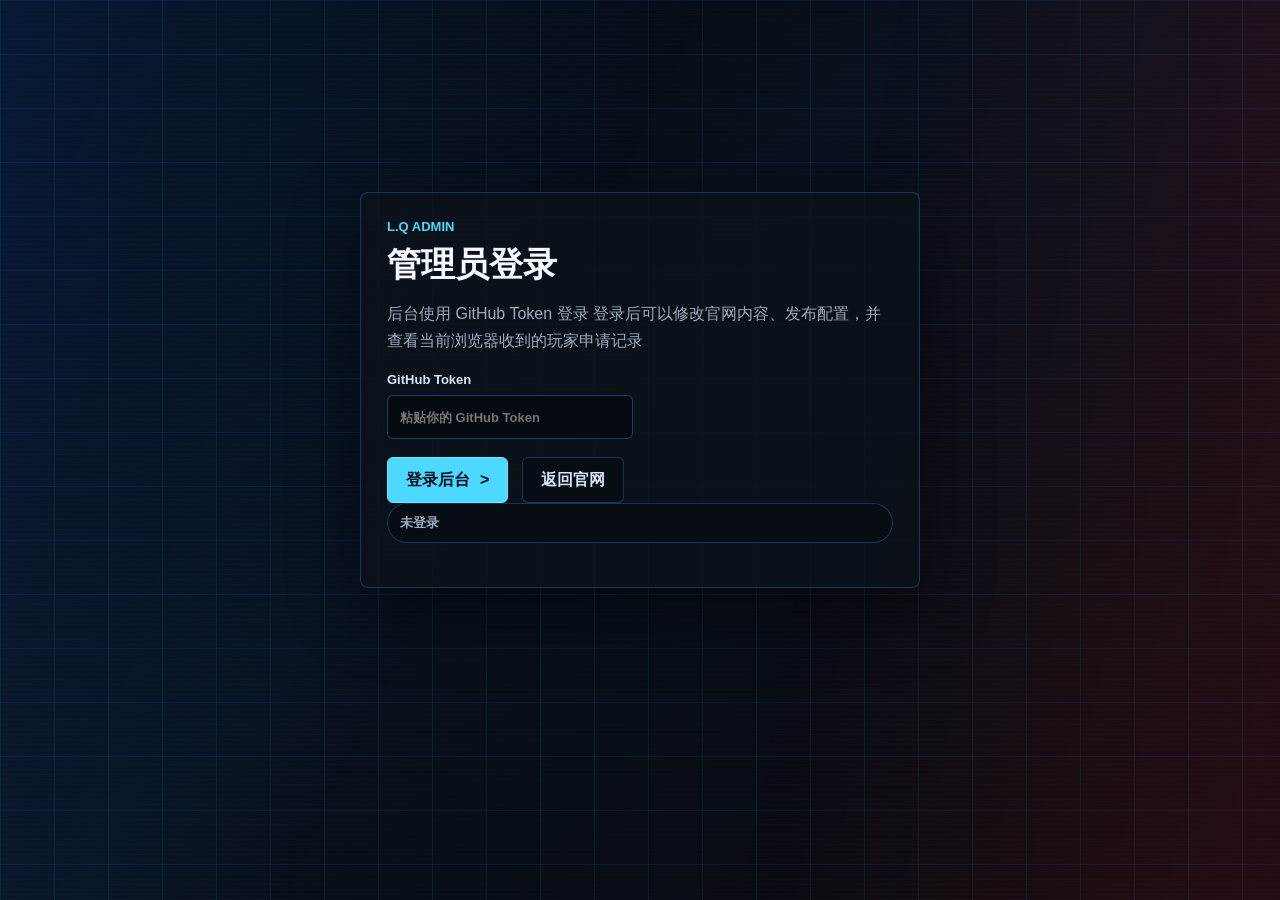
<file: admin.html>
﻿<!doctype html>
<html lang="zh-CN">
  <head>
    <meta charset="UTF-8" />
    <meta name="viewport" content="width=device-width, initial-scale=1.0" />
    <meta name="robots" content="noindex" />
    <link rel="stylesheet" href="./styles.css?v=20260610-rcon-status" />
    <title>狼群 L.Q 官网后台</title>
  </head>
  <body class="admin-page">
    <section class="admin-login" id="adminLogin">
      <div class="admin-login-card">
        <p class="eyebrow">L.Q Admin</p>
        <h1>管理员登录</h1>
        <p>后台使用 GitHub Token 登录 登录后可以修改官网内容、发布配置，并查看当前浏览器收到的玩家申请记录</p>
        <div class="admin-grid">
          <label>
            GitHub Token
            <input id="githubToken" type="password" autocomplete="off" placeholder="粘贴你的 GitHub Token" />
          </label>
        </div>
        <div class="admin-actions">
          <button class="primary-button" type="button" id="loginAdmin">
            登录后台
            <span aria-hidden="true">&gt;</span>
          </button>
          <a class="secondary-button" href="./index.html">返回官网</a>
        </div>
        <p class="admin-status" id="loginStatus" role="status" aria-live="polite">未登录</p>
      </div>
    </section>

    <div class="hidden" id="adminApp">
      <header class="admin-header">
        <div>
          <p class="eyebrow">L.Q Admin</p>
          <h1>官网后台</h1>
        </div>
        <div class="admin-actions">
          <p class="admin-status" id="adminStatus" role="status" aria-live="polite">已登录</p>
          <button class="secondary-button" type="button" id="logoutAdmin">退出登录</button>
          <a class="secondary-button" href="./index.html">返回官网</a>
        </div>
      </header>

      <main class="admin-shell">
        <nav class="admin-tabs" aria-label="后台导航">
          <button class="admin-tab active" type="button" data-admin-tab="content">内容设置</button>
          <button class="admin-tab" type="button" data-admin-tab="applications">申请记录</button>
          <button class="admin-tab" type="button" data-admin-tab="publish">发布设置</button>
        </nav>

        <div data-admin-panel="content">
          <section class="admin-panel">
            <div class="admin-panel-title">
              <div>
                <p class="eyebrow">Site</p>
                <h2>基础信息</h2>
              </div>
            </div>

            <div class="admin-grid">
              <label>
                服务器名称
                <input data-site-field="serverName" type="text" />
              </label>
              <label>
                招募状态
                <input data-site-field="recruitStatus" type="text" />
              </label>
              <label>
                QQ 群号
                <input data-site-field="qq" type="text" />
              </label>
              <label>
                QQ 入群链接
                <input data-site-field="qqLink" type="url" />
              </label>
              <label>
                语音频道文字
                <input data-site-field="voiceText" type="text" />
              </label>
              <label>
                语音频道链接
                <input data-site-field="voiceLink" type="url" />
              </label>
            </div>
          </section>

          <section class="admin-panel">
            <div class="admin-panel-title">
              <div>
                <p class="eyebrow">Live Match</p>
                <h2>当前对局</h2>
              </div>
            </div>

            <div class="admin-grid">
              <label>
                地图
                <input data-match-field="map" type="text" />
              </label>
              <label>
                模式
                <input data-match-field="mode" type="text" />
              </label>
              <label>
                阵营一
                <input data-match-field="factionA" type="text" />
              </label>
              <label>
                阵营二
                <input data-match-field="factionB" type="text" />
              </label>
              <label>
                在线人数
                <input data-match-field="players" type="text" />
              </label>
              <label>
                排队人数
                <input data-match-field="queue" type="text" />
              </label>
              <label class="wide-field">
                加入服务器链接
                <input data-match-field="joinUrl" type="url" />
              </label>
              <label class="wide-field">
                预留位购买链接
                <input data-match-field="reserveUrl" type="url" />
              </label>
              <label class="wide-field">
                规则页面链接
                <input data-match-field="rulesUrl" type="text" />
              </label>
              <label class="wide-field">
                Squad Wiki 页面
                <input data-match-field="squadWikiUrl" type="url" />
              </label>
              <label class="wide-field">
                Squad Wiki Session ID
                <input data-match-field="squadWikiSessionId" type="text" />
              </label>
              <label class="wide-field">
                Squad Wiki 服务器全名
                <textarea data-match-field="squadWikiServerName" rows="2"></textarea>
              </label>
              <label class="wide-field">
                实时进服代理地址（保留备用）
                <input data-match-field="joinProxyUrl" type="url" placeholder="例如 https://xxx.workers.dev/join" />
              </label>
              <label class="wide-field">
                RCON 状态接口地址
                <input data-match-field="statusProxyUrl" type="url" placeholder="填写你的 RCON 状态 HTTP 接口，例如 https://api.example.com/status" />
              </label>
              <label class="wide-field">
                公开状态文件
                <input data-match-field="publicStatusUrl" type="text" placeholder="./public-status.json" />
              </label>
              <label class="wide-field">
                公开服务器列表地址（备用）
                <input data-match-field="publicListUrl" type="url" placeholder="通常留空" />
              </label>
              <label class="wide-field">
                对局说明
                <textarea data-match-field="summary" rows="3"></textarea>
              </label>
              <label class="wide-field">
                按钮提示
                <textarea data-match-field="joinNote" rows="2"></textarea>
              </label>
            </div>
          </section>

          <section class="admin-panel">
            <div class="admin-panel-title">
              <div>
                <p class="eyebrow">Announcements</p>
                <h2>公告内容</h2>
              </div>
              <button class="secondary-button compact-button" type="button" id="addAnnouncement">新增公告</button>
            </div>
            <div class="admin-list" id="announcementList"></div>
          </section>

          <section class="admin-panel">
            <div class="admin-panel-title">
              <div>
                <p class="eyebrow">Sponsors</p>
                <h2>赞助名单</h2>
              </div>
              <button class="secondary-button compact-button" type="button" id="addSponsor">新增赞助</button>
            </div>
            <div class="admin-list" id="sponsorList"></div>
          </section>
        </div>

        <div class="hidden" data-admin-panel="applications">
          <section class="admin-panel">
            <div class="admin-panel-title">
              <div>
                <p class="eyebrow">Applications</p>
                <h2>玩家申请信息</h2>
              </div>
              <div class="admin-actions">
                <button class="secondary-button compact-button" type="button" id="exportApplications">导出申请</button>
                <button class="secondary-button compact-button" type="button" id="clearApplications">清空本机记录</button>
              </div>
            </div>
            <div class="application-list" id="applicationList"></div>
          </section>
        </div>

        <div class="hidden" data-admin-panel="publish">
          <section class="admin-panel">
            <div class="admin-panel-title">
              <div>
                <p class="eyebrow">GitHub</p>
                <h2>发布设置</h2>
              </div>
            </div>

            <div class="admin-grid">
              <label>
                仓库所有者
                <input id="repoOwner" type="text" value="mcbrienanuel193-svg" />
              </label>
              <label>
                仓库名称
                <input id="repoName" type="text" value="lq-squad-server" />
              </label>
              <label>
                分支
                <input id="repoBranch" type="text" value="main" />
              </label>
            </div>

            <div class="admin-actions">
              <button class="secondary-button" type="button" id="loadRemote">读取线上内容</button>
              <button class="primary-button" type="button" id="publishRemote">
                发布更新
                <span aria-hidden="true">&gt;</span>
              </button>
              <button class="secondary-button" type="button" id="downloadJson">导出配置</button>
            </div>
          </section>
        </div>
      </main>
    </div>

    <script src="./admin.js?v=20260610-rcon-status"></script>
  </body>
</html>
</file>
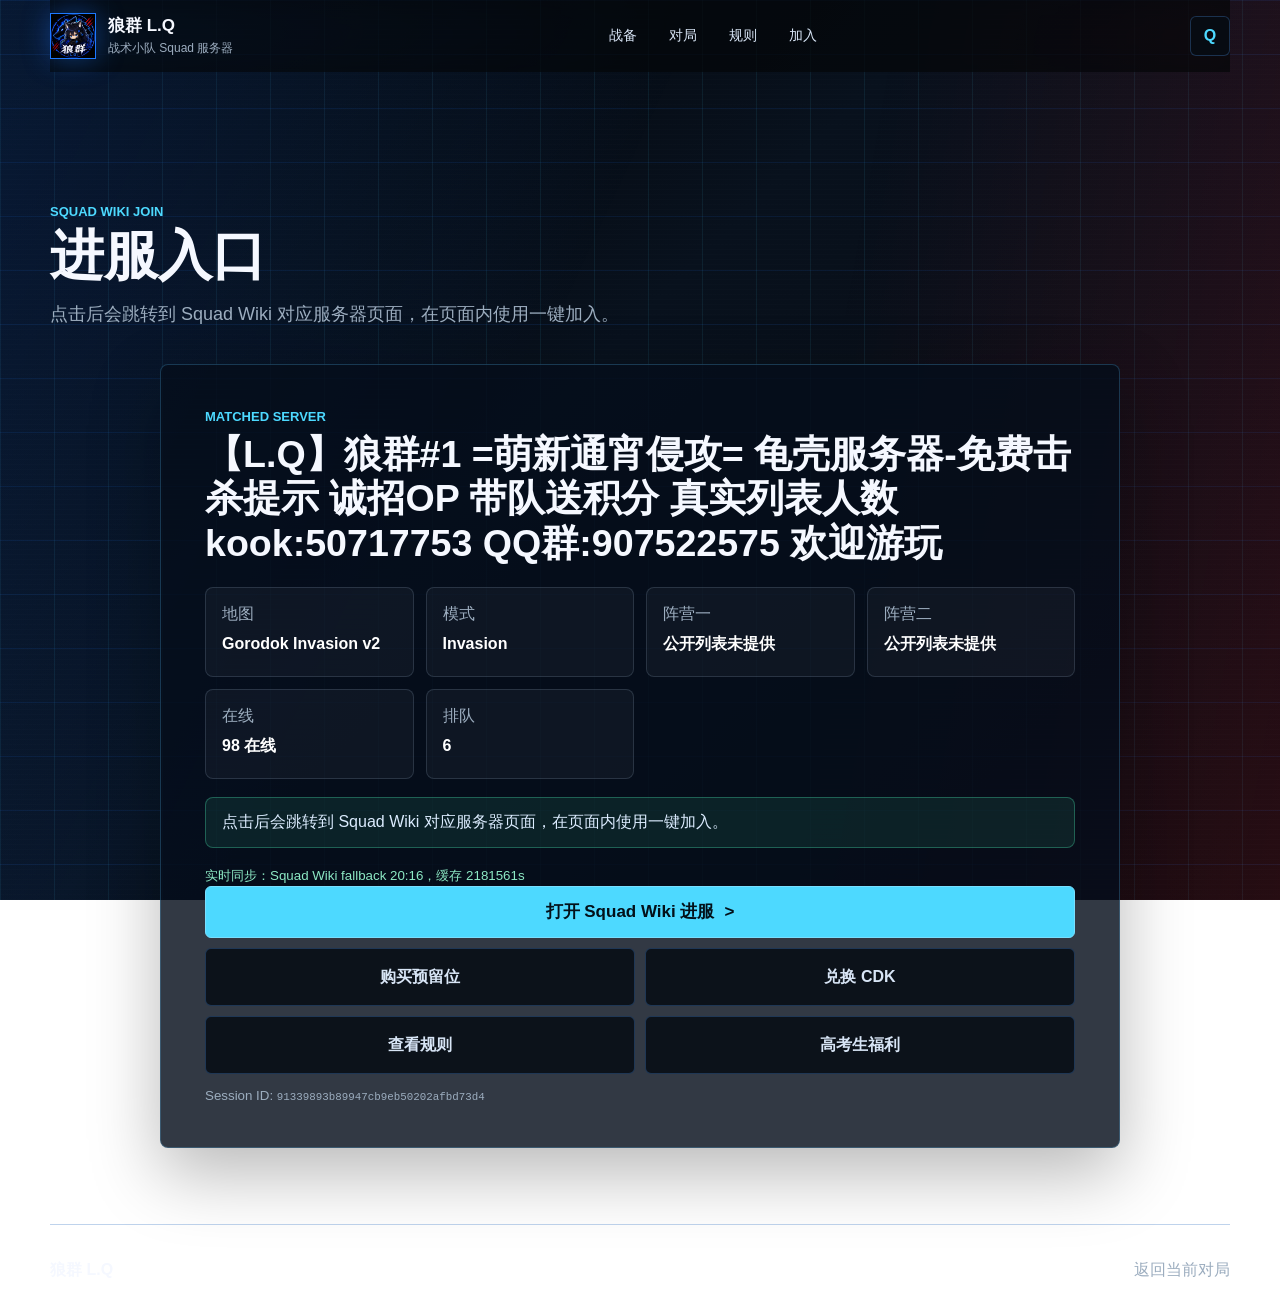
<file: join.html>
﻿<!doctype html>
<html lang="zh-CN">
  <head>
    <meta charset="UTF-8" />
    <meta name="viewport" content="width=device-width, initial-scale=1.0" />
    <meta http-equiv="Cache-Control" content="no-cache, no-store, must-revalidate" />
    <meta http-equiv="Pragma" content="no-cache" />
    <meta http-equiv="Expires" content="0" />
    <meta name="description" content="狼群 L.Q Squad 服务器实时进服入口" />
    <link rel="icon" type="image/png" href="./assets/lq-avatar.png" />
    <link rel="stylesheet" href="./styles.css?v=20260610-student-benefit" />
    <title>狼群 L.Q Squad Wiki 进服</title>
  </head>
  <body class="rules-page join-launch-page">
    <header class="site-header" data-elevated="false">
      <a class="brand" href="./index.html#home" aria-label="狼群 L.Q 首页">
        <img src="./assets/lq-avatar.png" alt="" />
        <span>
          <strong>狼群 L.Q</strong>
          <small>战术小队 Squad 服务器</small>
        </span>
      </a>

      <nav class="site-nav" aria-label="主导航">
        <a href="./index.html#status">战备</a>
        <a href="./index.html#match">对局</a>
        <a href="./rules.html">规则</a>
        <a href="./index.html#join">加入</a>
      </nav>

      <div class="header-actions">
        <a class="icon-button" data-qq-link href="https://qm.qq.com/q/JWGSe4YnGm" target="_blank" rel="noopener" title="进入QQ群" aria-label="进入QQ群">
          <span aria-hidden="true">Q</span>
        </a>
        <button class="menu-button" type="button" aria-expanded="false" aria-controls="mobileMenu">
          <span></span>
          <span></span>
          <span></span>
        </button>
      </div>
    </header>

    <nav class="mobile-menu" id="mobileMenu" aria-label="移动端导航">
      <a href="./index.html#status">战备</a>
      <a href="./index.html#match">对局</a>
      <a href="./rules.html">规则</a>
      <a href="./index.html#join">加入</a>
    </nav>

    <main>
      <section class="section rules-hero join-launch-hero">
        <p class="eyebrow">Squad Wiki Join</p>
        <h1>进服入口</h1>
        <p>点击后会跳转到 Squad Wiki 对应服务器页面，在页面内使用一键加入。</p>
      </section>

      <section class="section join-launch-shell" aria-label="实时进服入口">
        <div class="join-launch-card">
          <div class="join-launch-title">
            <p class="eyebrow">Matched Server</p>
            <h2 data-join-server-name>【L.Q】狼群#1</h2>
          </div>

          <div class="join-detail-grid">
            <article>
              <span>地图</span>
              <strong data-match="map">同步中</strong>
            </article>
            <article>
              <span>模式</span>
              <strong data-match="mode">同步中</strong>
            </article>
            <article>
              <span>阵营一</span>
              <strong data-match="factionA">同步中</strong>
            </article>
            <article>
              <span>阵营二</span>
              <strong data-match="factionB">同步中</strong>
            </article>
            <article>
              <span>在线</span>
              <strong data-match="players">同步中</strong>
            </article>
            <article>
              <span>排队</span>
              <strong data-match="queue">同步中</strong>
            </article>
          </div>

          <div class="join-status-panel" data-state="warn" data-join-launch-status>
            点击后会跳转到 Squad Wiki 对应服务器页面，在页面内使用一键加入。
          </div>
          <small class="live-match-status" data-live-match-status>正在同步 BattleMetrics 实时对局...</small>

          <div class="match-actions join-launch-actions">
            <button class="primary-button join-server-button" type="button" data-dynamic-join>
              打开 Squad Wiki 进服
              <span aria-hidden="true">&gt;</span>
            </button>
            <a class="secondary-button reserve-slot-button" data-match-reserve href="https://www.fyfaka.com/shop/langqunzsxd" target="_blank" rel="noopener">
              购买预留位
            </a>
            <a class="secondary-button cdk-button" data-match-cdk href="https://sq.przsc.cn/cdk_activate.php" target="_blank" rel="noopener">
              兑换 CDK
            </a>
            <a class="secondary-button rules-button" data-match-rules href="./rules.html">
              查看规则
            </a>
            <button class="secondary-button student-benefit-button" type="button" data-student-benefit-open>
              高考生福利
            </button>
          </div>

          <small class="join-session-line">
            Session ID:
            <code data-join-session-id>9c93a53f7ac94858a09dfa326cbd7bb2</code>
          </small>
        </div>
      </section>
    </main>

    <footer class="site-footer">
      <strong>狼群 L.Q</strong>
      <p><a href="./index.html#match">返回当前对局</a></p>
    </footer>

    <script src="./script-worker-live.js?v=20260610-student-benefit"></script>
  </body>
</html>
</file>
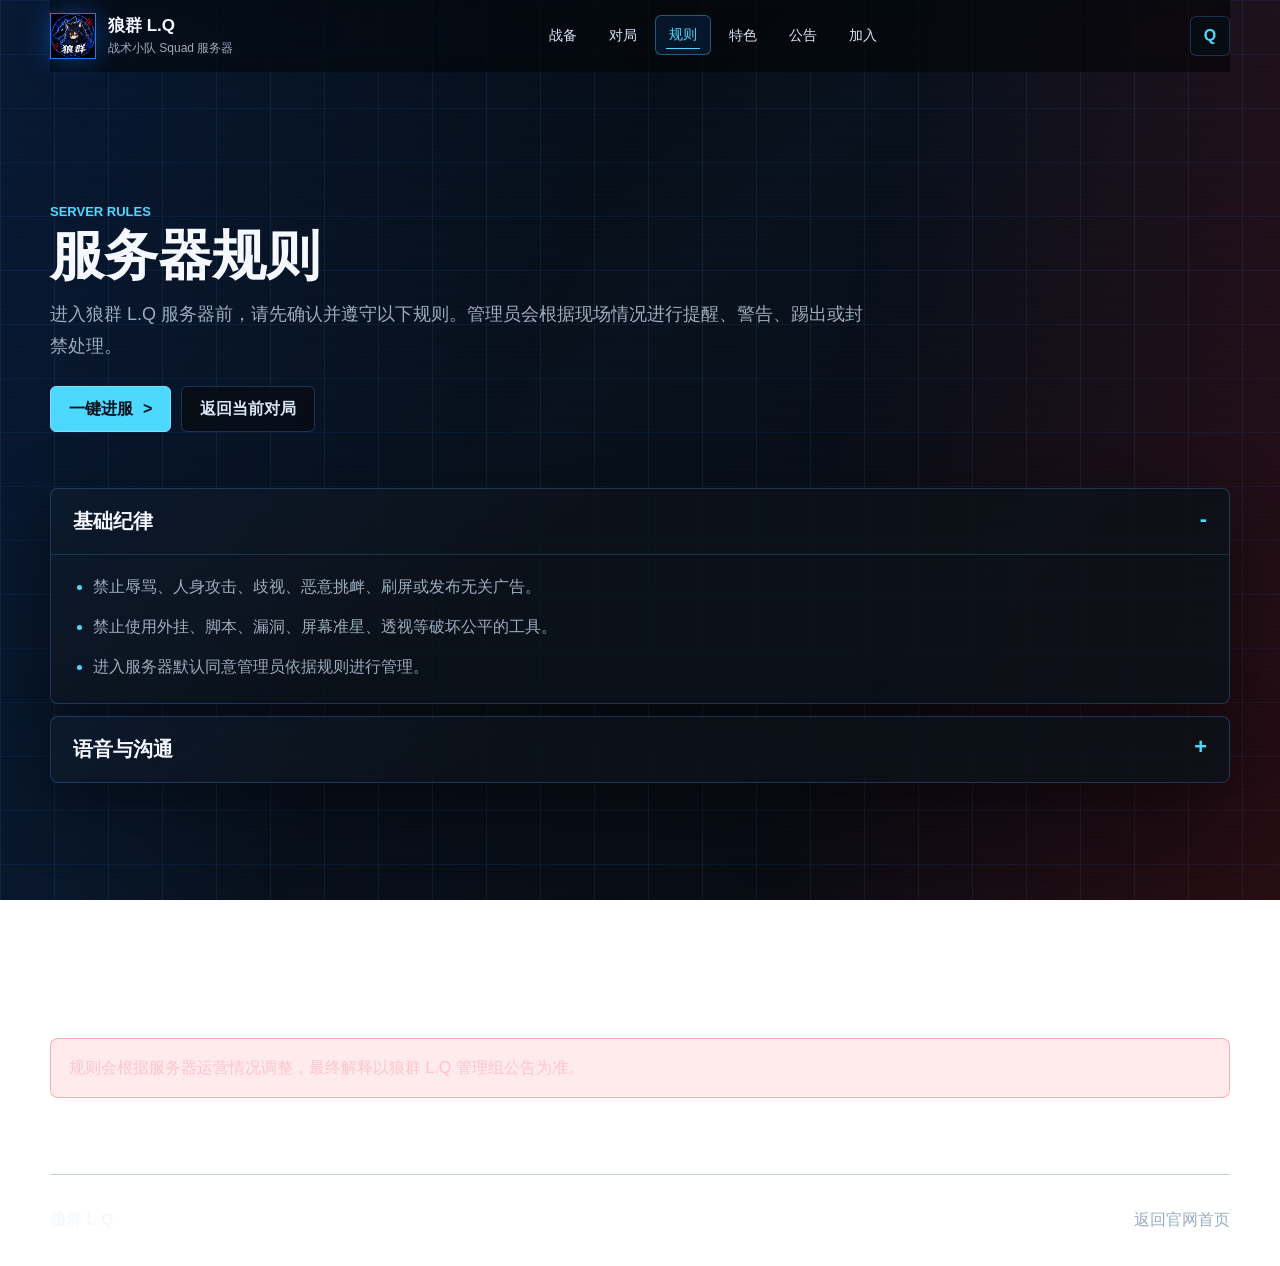
<file: rules.html>
﻿<!doctype html>
<html lang="zh-CN">
  <head>
    <meta charset="UTF-8" />
    <meta name="viewport" content="width=device-width, initial-scale=1.0" />
    <meta http-equiv="Cache-Control" content="no-cache, no-store, must-revalidate" />
    <meta http-equiv="Pragma" content="no-cache" />
    <meta http-equiv="Expires" content="0" />
    <meta name="description" content="狼群 L.Q 战术小队 Squad 服务器规则" />
    <link rel="icon" type="image/png" href="./assets/lq-avatar.png" />
    <link rel="stylesheet" href="./styles.css?v=20260610-student-benefit" />
    <title>狼群 L.Q 服务器规则</title>
  </head>
  <body class="rules-page">
    <header class="site-header" data-elevated="false">
      <a class="brand" href="./index.html#home" aria-label="狼群 L.Q 首页">
        <img src="./assets/lq-avatar.png" alt="" />
        <span>
          <strong>狼群 L.Q</strong>
          <small>战术小队 Squad 服务器</small>
        </span>
      </a>

      <nav class="site-nav" aria-label="主导航">
        <a href="./index.html#status">战备</a>
        <a href="./index.html#match">对局</a>
        <a class="active" href="./rules.html">规则</a>
        <a href="./index.html#features">特色</a>
        <a href="./index.html#events">公告</a>
        <a href="./index.html#join">加入</a>
      </nav>

      <div class="header-actions">
        <a class="icon-button" data-qq-link href="https://qm.qq.com/q/JWGSe4YnGm" target="_blank" rel="noopener" title="进入QQ群" aria-label="进入QQ群">
          <span aria-hidden="true">Q</span>
        </a>
        <button class="menu-button" type="button" aria-expanded="false" aria-controls="mobileMenu">
          <span></span>
          <span></span>
          <span></span>
        </button>
      </div>
    </header>

    <nav class="mobile-menu" id="mobileMenu" aria-label="移动端导航">
      <a href="./index.html#status">战备</a>
      <a href="./index.html#match">对局</a>
      <a href="./rules.html">规则</a>
      <a href="./index.html#features">特色</a>
      <a href="./index.html#events">公告</a>
      <a href="./index.html#join">加入</a>
    </nav>

    <main>
      <section class="section rules-hero" id="rules">
        <p class="eyebrow">Server Rules</p>
        <h1>服务器规则</h1>
        <p data-rules-intro>进入狼群 L.Q 服务器前，请先确认并遵守以下规则。管理员会根据现场情况进行提醒、警告、踢出或封禁处理。</p>
        <div class="rules-actions">
          <a class="primary-button" data-match-join href="./join.html">
            一键进服
            <span aria-hidden="true">&gt;</span>
          </a>
          <a class="secondary-button" href="./index.html#match">返回当前对局</a>
        </div>
      </section>

      <section class="section rules-shell" aria-label="服务器规则列表">
        <div class="rules-list"></div>
        <p class="rules-footnote" data-rules-footer>规则会根据服务器运营情况调整，最终解释以狼群 L.Q 管理组公告为准。</p>
      </section>
    </main>

    <footer class="site-footer">
      <strong>狼群 L.Q</strong>
      <p><a href="./index.html#home">返回官网首页</a></p>
    </footer>

    <script src="./script-worker-live.js?v=20260610-student-benefit"></script>
  </body>
</html>
</file>
<file: styles.css>
:root {
  --bg: #060807;
  --bg-2: #0d1110;
  --panel: rgba(14, 18, 17, 0.82);
  --panel-strong: rgba(10, 13, 12, 0.94);
  --line: rgba(137, 183, 114, 0.28);
  --line-soft: rgba(255, 255, 255, 0.1);
  --text: #f5f8ff;
  --muted: #a8b3aa;
  --blue: #3479ff;
  --cyan: #68d5ff;
  --red: #ff4b57;
  --green: #9bd26d;
  --amber: #f3b45f;
  --steel: #b9c9d8;
  --shadow: 0 24px 80px rgba(0, 0, 0, 0.5);
}

* {
  box-sizing: border-box;
}

html {
  scroll-behavior: smooth;
}

@keyframes pageIn {
  from {
    opacity: 0;
  }

  to {
    opacity: 1;
  }
}

@keyframes riseIn {
  from {
    opacity: 0;
    transform: translate3d(0, 26px, 0) scale(0.985);
  }

  to {
    opacity: 1;
    transform: translate3d(0, 0, 0) scale(1);
  }
}

@keyframes heroFloat {
  0%,
  100% {
    transform: translate3d(var(--hero-x, 0px), calc(-48% + var(--hero-y, 0px)), 0) scale(1);
  }

  50% {
    transform: translate3d(calc(var(--hero-x, 0px) - 10px), calc(-51% + var(--hero-y, 0px)), 0) scale(1.035);
  }
}

@keyframes avatarPulse {
  0%,
  100% {
    box-shadow: 0 0 24px rgba(155, 210, 109, 0.28), 0 0 42px rgba(52, 121, 255, 0.16);
  }

  50% {
    box-shadow: 0 0 36px rgba(155, 210, 109, 0.46), 0 0 58px rgba(104, 213, 255, 0.18);
  }
}

@keyframes mapDrift {
  0% {
    background-position: 0 0, 0 0, 0 0, 0 0;
  }

  100% {
    background-position: 80px -48px, -72px 52px, 0 0, 0 0;
  }
}

@keyframes contourBreath {
  0%,
  100% {
    opacity: 0.64;
    transform: translate3d(0, 0, 0) scale(1);
  }

  50% {
    opacity: 0.82;
    transform: translate3d(-18px, 12px, 0) scale(1.025);
  }
}

@keyframes fieldSweep {
  from {
    transform: translate3d(-40%, -16%, 0) rotate(-12deg);
  }

  to {
    transform: translate3d(40%, 16%, 0) rotate(-12deg);
  }
}

@keyframes cardSettle {
  from {
    opacity: 0;
    transform: translate3d(0, 24px, 0) scale(0.98);
    filter: blur(8px);
  }

  to {
    opacity: 1;
    transform: translate3d(0, 0, 0) scale(1);
    filter: blur(0);
  }
}

@keyframes panelDrift {
  0% {
    transform: translate3d(0, 0, 0) rotate(18deg);
  }

  100% {
    transform: translate3d(-28px, 28px, 0) rotate(18deg);
  }
}

@keyframes scanSweep {
  from {
    transform: translateX(-120%) skewX(-18deg);
  }

  to {
    transform: translateX(320%) skewX(-18deg);
  }
}

@keyframes rippleOut {
  from {
    opacity: 0.36;
    transform: scale(0);
  }

  to {
    opacity: 0;
    transform: scale(3.2);
  }
}

body {
  margin: 0;
  min-width: 320px;
  overflow-x: hidden;
  color: var(--text);
  font-family: Inter, "Microsoft YaHei", "PingFang SC", Arial, sans-serif;
  animation: pageIn 0.45s ease both;
  background:
    radial-gradient(ellipse at 14% 16%, rgba(155, 210, 109, 0.16), transparent 34%),
    radial-gradient(ellipse at 78% 28%, rgba(243, 180, 95, 0.1), transparent 32%),
    linear-gradient(145deg, #050706 0%, #0c1110 45%, #07090b 100%);
  background-attachment: fixed;
}

body::before {
  position: fixed;
  inset: 0;
  z-index: -2;
  content: "";
  background:
    radial-gradient(ellipse at 18% 22%, transparent 0 46px, rgba(155, 210, 109, 0.09) 47px 48px, transparent 49px 86px),
    radial-gradient(ellipse at 76% 64%, transparent 0 54px, rgba(104, 213, 255, 0.07) 55px 56px, transparent 57px 100px),
    repeating-linear-gradient(124deg, rgba(255, 255, 255, 0.024) 0 1px, transparent 1px 28px),
    linear-gradient(110deg, rgba(155, 210, 109, 0.1), transparent 36%, rgba(52, 121, 255, 0.08) 62%, transparent 86%);
  background-size: 260px 180px, 310px 230px, 100% 100%, auto;
  animation: mapDrift 28s linear infinite;
}

body::after {
  position: fixed;
  inset: 0;
  z-index: -1;
  pointer-events: none;
  content: "";
  background:
    linear-gradient(102deg, transparent 0%, rgba(155, 210, 109, 0.08) 46%, rgba(104, 213, 255, 0.11) 50%, transparent 56%),
    repeating-linear-gradient(0deg, rgba(255, 255, 255, 0.018) 0 1px, transparent 1px 7px);
  opacity: 0.58;
  animation: fieldSweep 18s cubic-bezier(0.45, 0, 0.2, 1) infinite alternate;
}

button,
input,
select,
textarea {
  font: inherit;
}

a {
  color: inherit;
  text-decoration: none;
}

button {
  color: inherit;
  cursor: pointer;
}

.site-header {
  position: sticky;
  top: 0;
  z-index: 20;
  display: flex;
  align-items: center;
  justify-content: space-between;
  gap: 24px;
  width: min(1180px, calc(100% - 32px));
  min-height: 72px;
  margin: 0 auto;
  border-bottom: 1px solid transparent;
  background: rgba(5, 7, 8, 0.72);
  backdrop-filter: blur(20px) saturate(1.1);
}

.site-header::after {
  position: absolute;
  right: 0;
  bottom: -1px;
  left: 0;
  height: 1px;
  content: "";
  background: linear-gradient(90deg, var(--green), var(--amber), var(--cyan));
  opacity: 0.82;
  transform: scaleX(var(--scroll-progress, 0));
  transform-origin: left;
  transition: transform 0.12s linear;
}

.site-header[data-elevated="true"] {
  border-bottom-color: var(--line);
  box-shadow: 0 18px 42px rgba(0, 0, 0, 0.26);
}

.brand {
  display: inline-flex;
  align-items: center;
  gap: 12px;
  min-width: 185px;
}

.brand img {
  width: 46px;
  height: 46px;
  border: 1px solid rgba(155, 210, 109, 0.72);
  object-fit: cover;
  box-shadow: 0 0 24px rgba(155, 210, 109, 0.28);
  animation: avatarPulse 4.2s ease-in-out infinite;
}

.brand strong,
.brand small {
  display: block;
  letter-spacing: 0;
}

.brand strong {
  font-size: 17px;
}

.brand small {
  margin-top: 3px;
  color: var(--muted);
  font-size: 12px;
}

.site-nav {
  display: flex;
  align-items: center;
  justify-content: center;
  gap: 4px;
  color: #d8e5f6;
  font-size: 14px;
}

.site-nav a,
.nav-admin-button {
  position: relative;
  min-height: 38px;
  padding: 10px 13px;
  border: 1px solid transparent;
  border-radius: 6px;
  color: inherit;
  background: transparent;
  transition: color 0.28s cubic-bezier(0.22, 1, 0.36, 1), border-color 0.28s ease, background 0.28s ease, transform 0.28s cubic-bezier(0.22, 1, 0.36, 1);
}

.site-nav a:hover,
.site-nav a.active,
.nav-admin-button:hover {
  border-color: rgba(155, 210, 109, 0.34);
  color: var(--green);
  background: rgba(155, 210, 109, 0.1);
  transform: translateY(-1px);
}

.site-nav a::after,
.nav-admin-button::after {
  position: absolute;
  right: 10px;
  bottom: 5px;
  left: 10px;
  height: 1px;
  content: "";
  background: linear-gradient(90deg, var(--green), var(--amber));
  opacity: 0;
  transform: scaleX(0);
  transform-origin: left;
  transition: opacity 0.22s ease, transform 0.22s ease;
}

.site-nav a:hover::after,
.site-nav a.active::after,
.nav-admin-button:hover::after {
  opacity: 1;
  transform: scaleX(1);
}

.header-actions {
  display: inline-flex;
  align-items: center;
  gap: 10px;
}

.icon-button,
.menu-button {
  position: relative;
  overflow: hidden;
  display: inline-grid;
  place-items: center;
  border: 1px solid var(--line);
  border-radius: 6px;
  background: rgba(10, 13, 12, 0.86);
  transition: border-color 0.26s ease, background 0.26s ease, transform 0.26s cubic-bezier(0.22, 1, 0.36, 1);
}

.icon-button:hover,
.menu-button:hover {
  border-color: rgba(155, 210, 109, 0.72);
  background: rgba(155, 210, 109, 0.12);
  transform: translateY(-1px);
}

.icon-button {
  width: 40px;
  height: 40px;
  color: var(--green);
  font-weight: 900;
}

.menu-button {
  display: none;
  width: 42px;
  height: 42px;
  gap: 4px;
  padding: 10px;
}

.menu-button span {
  display: block;
  width: 18px;
  height: 2px;
  background: var(--text);
  transition: opacity 0.2s ease, transform 0.2s ease;
}

.menu-button[aria-expanded="true"] span:nth-child(1) {
  transform: translateY(6px) rotate(45deg);
}

.menu-button[aria-expanded="true"] span:nth-child(2) {
  opacity: 0;
}

.menu-button[aria-expanded="true"] span:nth-child(3) {
  transform: translateY(-6px) rotate(-45deg);
}

.mobile-menu {
  position: fixed;
  top: 72px;
  right: 16px;
  z-index: 25;
  display: block;
  width: min(280px, calc(100% - 32px));
  border: 1px solid var(--line);
  background: rgba(7, 10, 9, 0.96);
  box-shadow: var(--shadow);
  opacity: 0;
  pointer-events: none;
  transform: translateY(-12px) scale(0.96);
  transform-origin: top right;
  transition: opacity 0.3s cubic-bezier(0.22, 1, 0.36, 1), transform 0.3s cubic-bezier(0.22, 1, 0.36, 1);
}

.mobile-menu.open {
  opacity: 1;
  pointer-events: auto;
  transform: translateY(0) scale(1);
}

.mobile-menu a,
.mobile-admin-button {
  display: block;
  width: 100%;
  min-height: 46px;
  padding: 14px 16px;
  border: 0;
  border-bottom: 1px solid var(--line-soft);
  color: #d8e5f6;
  text-align: left;
  background: transparent;
  transition: color 0.2s ease, background 0.2s ease, padding-left 0.2s ease;
}

.mobile-menu a:hover,
.mobile-admin-button:hover {
  padding-left: 22px;
  color: var(--green);
  background: rgba(155, 210, 109, 0.1);
}

.mobile-menu a:last-child,
.mobile-admin-button:last-child {
  border-bottom: 0;
}

.hero {
  position: relative;
  min-height: min(660px, calc(100svh - 92px));
  overflow: hidden;
  border-bottom: 1px solid rgba(137, 183, 114, 0.24);
  isolation: isolate;
}

.hero::before,
.hero::after {
  position: absolute;
  inset: 0;
  pointer-events: none;
  content: "";
}

.hero::before {
  z-index: 0;
  background:
    radial-gradient(ellipse at 82% 48%, rgba(52, 121, 255, 0.14), transparent 28%),
    repeating-radial-gradient(ellipse at 20% 74%, transparent 0 28px, rgba(155, 210, 109, 0.075) 29px 30px, transparent 31px 60px),
    linear-gradient(135deg, transparent 0 34%, rgba(243, 180, 95, 0.08) 34% 35%, transparent 35% 100%);
  opacity: 0.9;
  animation: contourBreath 12s cubic-bezier(0.45, 0, 0.2, 1) infinite;
}

.hero::after {
  z-index: 2;
  background:
    linear-gradient(90deg, rgba(5, 7, 6, 0.96) 0%, rgba(5, 7, 6, 0.8) 48%, rgba(5, 7, 6, 0.2) 100%),
    linear-gradient(0deg, rgba(5, 7, 6, 0.95), transparent 36%);
}

.hero-art {
  position: absolute;
  z-index: 1;
  top: 50%;
  right: max(20px, calc((100% - 1180px) / 2));
  width: 520px;
  height: 520px;
  transform: translateY(-48%);
  object-fit: cover;
  opacity: 0.36;
  filter: saturate(1.05) contrast(1.04) drop-shadow(0 30px 90px rgba(0, 0, 0, 0.5));
  mask-image: radial-gradient(circle at 55% 50%, #000 0 44%, transparent 72%);
  transition: transform 0.65s cubic-bezier(0.22, 1, 0.36, 1);
  animation: heroFloat 10s cubic-bezier(0.45, 0, 0.2, 1) infinite;
  will-change: transform;
}

.hero-overlay {
  position: absolute;
  inset: 0;
  z-index: 2;
  background:
    linear-gradient(102deg, transparent 0%, rgba(155, 210, 109, 0.1) 48%, transparent 55%),
    repeating-linear-gradient(90deg, transparent 0 72px, rgba(255, 255, 255, 0.025) 73px 74px);
  opacity: 0.56;
  animation: fieldSweep 16s cubic-bezier(0.45, 0, 0.2, 1) infinite alternate;
}

.hero-inner {
  position: relative;
  z-index: 3;
  width: min(1180px, calc(100% - 32px));
  margin: 0 auto;
  padding: 78px 0 64px;
}

.eyebrow,
.section-head p,
.panel-label {
  margin: 0;
  color: var(--green);
  font-size: 13px;
  font-weight: 800;
  letter-spacing: 0;
  text-transform: uppercase;
}

.hero h1 {
  max-width: 760px;
  margin: 18px 0 0;
  font-size: 76px;
  line-height: 0.98;
  letter-spacing: 0;
  overflow-wrap: anywhere;
  word-break: break-word;
  text-shadow: 0 18px 50px rgba(0, 0, 0, 0.55);
  animation: riseIn 0.9s 0.08s cubic-bezier(0.22, 1, 0.36, 1) both;
}

.hero-copy {
  max-width: 640px;
  margin: 24px 0 0;
  color: #d4dfed;
  font-size: 20px;
  line-height: 1.8;
  animation: riseIn 0.9s 0.18s cubic-bezier(0.22, 1, 0.36, 1) both;
}

.hero-actions,
.join-links {
  display: flex;
  flex-wrap: wrap;
  gap: 12px;
  margin-top: 32px;
  animation: riseIn 0.9s 0.28s cubic-bezier(0.22, 1, 0.36, 1) both;
}

.primary-button,
.secondary-button,
.join-links button,
.join-links a {
  position: relative;
  overflow: hidden;
  display: inline-flex;
  align-items: center;
  justify-content: center;
  gap: 10px;
  min-height: 46px;
  padding: 0 18px;
  border: 1px solid transparent;
  border-radius: 6px;
  font-weight: 800;
  transition: border-color 0.28s ease, background 0.28s ease, color 0.28s ease, transform 0.28s cubic-bezier(0.22, 1, 0.36, 1), box-shadow 0.28s ease;
}

.primary-button {
  border-color: rgba(155, 210, 109, 0.85);
  color: #081008;
  background: linear-gradient(135deg, #b8ea7d, #f3b45f);
}

.primary-button:hover {
  background: linear-gradient(135deg, #c9f690, #ffc979);
  box-shadow: 0 18px 42px rgba(155, 210, 109, 0.16);
  transform: translate3d(0, -3px, 0);
}

.secondary-button,
.join-links button,
.join-links a {
  border-color: var(--line);
  color: #d8e5f6;
  background: rgba(10, 13, 12, 0.76);
}

.secondary-button:hover,
.join-links button:hover,
.join-links a:hover {
  color: var(--green);
  border-color: rgba(155, 210, 109, 0.7);
  transform: translate3d(0, -3px, 0);
}

.primary-button:active,
.secondary-button:active,
.join-links button:active,
.join-links a:active,
.icon-button:active,
.menu-button:active {
  transform: translateY(0) scale(0.98);
}

.ripple {
  position: absolute;
  width: 44px;
  height: 44px;
  border-radius: 999px;
  pointer-events: none;
  background: rgba(243, 180, 95, 0.55);
  animation: rippleOut 0.58s ease-out forwards;
}

.ops-strip {
  display: grid;
  grid-template-columns: repeat(4, minmax(0, 1fr));
  gap: 10px;
  width: min(1180px, calc(100% - 32px));
  margin: -18px auto 0;
  border: 0;
  background: transparent;
}

.ops-strip div {
  position: relative;
  overflow: hidden;
  min-height: 96px;
  padding: 18px;
  border: 1px solid rgba(137, 183, 114, 0.22);
  border-radius: 8px;
  background:
    linear-gradient(145deg, rgba(155, 210, 109, 0.1), transparent 44%),
    rgba(9, 12, 11, 0.84);
  box-shadow: 0 18px 54px rgba(0, 0, 0, 0.34);
  transition: border-color 0.32s ease, background 0.32s ease, transform 0.32s cubic-bezier(0.22, 1, 0.36, 1), box-shadow 0.32s ease;
}

.ops-strip div::after {
  position: absolute;
  right: 14px;
  bottom: 12px;
  width: 46px;
  height: 1px;
  content: "";
  background: linear-gradient(90deg, transparent, var(--amber));
  opacity: 0.45;
  transform: scaleX(0.55);
  transform-origin: right;
  transition: opacity 0.32s ease, transform 0.32s ease;
}

.ops-strip div:hover {
  border-color: rgba(155, 210, 109, 0.55);
  background:
    linear-gradient(145deg, rgba(155, 210, 109, 0.14), transparent 44%),
    rgba(11, 15, 14, 0.92);
  box-shadow: 0 24px 72px rgba(0, 0, 0, 0.44);
  transform: translate3d(0, -5px, 0);
}

.ops-strip div:hover::after {
  opacity: 0.95;
  transform: scaleX(1);
}

.ops-strip span,
.event-card time,
.sponsor-wall small {
  display: block;
  color: var(--muted);
  font-size: 13px;
}

.ops-strip strong {
  display: block;
  margin-top: 10px;
  color: var(--text);
  font-size: 17px;
  line-height: 1.35;
}

.ops-strip a {
  color: inherit;
  transition: color 0.2s ease;
}

.ops-strip a:hover {
  color: var(--green);
}

.green {
  color: var(--green) !important;
}

.section {
  width: min(1180px, calc(100% - 32px));
  margin: 0 auto;
  padding: 76px 0;
}

.section-head {
  max-width: 760px;
  margin-bottom: 26px;
}

.section-head h2,
.section-copy h2,
.join-copy h2 {
  margin: 8px 0 0;
  font-size: 38px;
  line-height: 1.18;
  letter-spacing: 0;
}

.feature-grid,
.squad-grid {
  display: grid;
  grid-template-columns: repeat(4, minmax(0, 1fr));
  gap: 14px;
}

.feature-grid article,
.squad-grid article,
.event-card,
.sponsor-wall article,
.join-form,
.server-console {
  position: relative;
  overflow: hidden;
  border: 1px solid rgba(137, 183, 114, 0.23);
  border-radius: 8px;
  background:
    linear-gradient(145deg, rgba(155, 210, 109, 0.08), transparent 38%),
    rgba(10, 13, 12, 0.82);
  box-shadow: var(--shadow);
  transition: border-color 0.34s ease, box-shadow 0.34s ease, transform 0.34s cubic-bezier(0.22, 1, 0.36, 1), background 0.34s ease;
}

.feature-grid article::after,
.squad-grid article::after,
.event-card::after,
.sponsor-wall article::after {
  position: absolute;
  inset: auto 18px 14px auto;
  width: 42px;
  height: 1px;
  pointer-events: none;
  content: "";
  background: linear-gradient(90deg, transparent, rgba(243, 180, 95, 0.78));
  opacity: 0;
  transform: translateX(-8px) scaleX(0.5);
  transform-origin: right;
  transition: opacity 0.34s ease, transform 0.34s ease;
}

.feature-grid article:hover,
.squad-grid article:hover,
.event-card:hover,
.sponsor-wall article:hover,
.join-form:hover,
.server-console:hover {
  border-color: rgba(155, 210, 109, 0.52);
  box-shadow: 0 28px 90px rgba(0, 0, 0, 0.54), 0 0 36px rgba(155, 210, 109, 0.08);
  transform: translate3d(0, -6px, 0);
}

.feature-grid article:hover::after,
.squad-grid article:hover::after,
.event-card:hover::after,
.sponsor-wall article:hover::after {
  opacity: 1;
  transform: translateX(0) scaleX(1);
}

.feature-grid article {
  min-height: 230px;
  padding: 22px;
}

.index {
  display: inline-flex;
  align-items: center;
  justify-content: center;
  width: 46px;
  height: 32px;
  border: 1px solid rgba(155, 210, 109, 0.46);
  color: var(--green);
  background: rgba(155, 210, 109, 0.1);
  font-weight: 900;
  transition: border-color 0.3s ease, background 0.3s ease, transform 0.3s cubic-bezier(0.22, 1, 0.36, 1);
}

.feature-grid article:hover .index {
  border-color: var(--green);
  background: rgba(155, 210, 109, 0.16);
  transform: translateX(4px);
}

.feature-grid h3,
.squad-grid h3,
.event-card h3 {
  margin: 22px 0 10px;
  font-size: 21px;
  letter-spacing: 0;
}

.feature-grid p,
.squad-grid p,
.event-card p,
.section-copy p,
.join-copy p {
  margin: 0;
  color: var(--muted);
  line-height: 1.75;
}

.split-section,
.sponsor-section,
.join-section {
  display: grid;
  grid-template-columns: minmax(0, 0.95fr) minmax(0, 1.05fr);
  gap: 34px;
  align-items: center;
}

.server-console {
  position: relative;
  min-height: 430px;
  overflow: hidden;
  display: grid;
  grid-template-rows: auto auto auto 1fr;
  gap: 18px;
  padding: 24px;
  background:
    linear-gradient(135deg, rgba(155, 210, 109, 0.14), transparent 38%),
    linear-gradient(315deg, rgba(243, 180, 95, 0.1), transparent 36%),
    var(--panel-strong);
}

.server-console::before {
  position: absolute;
  right: -78px;
  bottom: 34px;
  width: 260px;
  height: 260px;
  transform: rotate(18deg);
  pointer-events: none;
  content: "";
  border: 1px solid rgba(155, 210, 109, 0.2);
  background: repeating-linear-gradient(
    -45deg,
    rgba(155, 210, 109, 0.12) 0,
    rgba(155, 210, 109, 0.12) 1px,
    transparent 1px,
    transparent 14px
  );
  opacity: 0.34;
  animation: panelDrift 9s linear infinite alternate;
}

.server-console > * {
  position: relative;
  z-index: 1;
}

.console-top {
  display: flex;
  align-items: center;
  justify-content: space-between;
  gap: 14px;
}

.console-top span {
  color: rgba(216, 229, 246, 0.62);
  font-size: 12px;
  font-weight: 900;
}

.rotation-card {
  position: relative;
  overflow: hidden;
  display: grid;
  grid-template-columns: minmax(0, 1fr) 142px;
  align-items: end;
  gap: 18px;
  min-height: 132px;
  padding: 22px;
  border-left: 4px solid var(--green);
  clip-path: polygon(0 0, 100% 0, 100% calc(100% - 22px), calc(100% - 22px) 100%, 0 100%);
  background:
    linear-gradient(90deg, rgba(155, 210, 109, 0.18), rgba(10, 13, 12, 0.82)),
    rgba(6, 9, 8, 0.82);
}

.rotation-card::after {
  position: absolute;
  top: -20%;
  bottom: -20%;
  width: 70px;
  content: "";
  background: linear-gradient(90deg, transparent, rgba(243, 180, 95, 0.2), transparent);
  animation: scanSweep 5.8s cubic-bezier(0.45, 0, 0.2, 1) infinite;
}

.rotation-card span {
  color: var(--muted);
  font-size: 13px;
}

.rotation-card strong {
  display: block;
  margin-top: 10px;
  max-width: 360px;
  font-size: 34px;
  line-height: 1.05;
  text-wrap: balance;
}

.rotation-card p {
  margin: 0;
  align-self: center;
  padding: 14px;
  border: 1px solid rgba(155, 210, 109, 0.42);
  border-radius: 6px;
  color: var(--green);
  background: rgba(6, 9, 8, 0.5);
  font-size: 13px;
  font-weight: 900;
  line-height: 1.6;
  text-align: right;
}

.server-metrics {
  display: grid;
  grid-template-columns: repeat(3, minmax(0, 1fr));
  gap: 10px;
}

.server-metrics div {
  min-height: 86px;
  padding: 14px;
  border-top: 1px solid rgba(155, 210, 109, 0.28);
  border-bottom: 1px solid rgba(243, 180, 95, 0.26);
  background: rgba(6, 9, 8, 0.64);
  transition: border-color 0.3s ease, background 0.3s ease, transform 0.3s cubic-bezier(0.22, 1, 0.36, 1);
}

.server-metrics div:hover {
  border-top-color: rgba(155, 210, 109, 0.72);
  border-bottom-color: rgba(243, 180, 95, 0.56);
  background: rgba(13, 18, 14, 0.82);
  transform: translate3d(0, -4px, 0);
}

.server-metrics b {
  display: block;
  color: var(--amber);
  font-size: 30px;
  line-height: 1;
}

.server-metrics span {
  display: block;
  margin-top: 12px;
  color: var(--muted);
  font-size: 13px;
}

.rotation-list {
  display: grid;
  gap: 10px;
}

.rotation-list article {
  display: grid;
  grid-template-columns: 76px 1fr;
  gap: 4px 14px;
  padding: 13px 14px;
  border: 1px solid rgba(137, 183, 114, 0.18);
  border-radius: 6px;
  background: rgba(6, 9, 8, 0.58);
  transition: border-color 0.3s ease, background 0.3s ease, transform 0.3s cubic-bezier(0.22, 1, 0.36, 1);
}

.rotation-list article:hover {
  border-color: rgba(155, 210, 109, 0.46);
  background: rgba(13, 18, 14, 0.82);
  transform: translate3d(6px, 0, 0);
}

.rotation-list span {
  color: var(--green);
  font-size: 13px;
  font-weight: 900;
}

.rotation-list strong {
  line-height: 1.35;
}

.rotation-list small {
  grid-column: 2;
  color: var(--muted);
  line-height: 1.5;
}

.section-copy {
  max-width: 560px;
}

.section-copy p:not(.eyebrow) {
  margin-top: 18px;
  font-size: 17px;
}

.copy-stats {
  display: grid;
  grid-template-columns: repeat(3, minmax(0, 1fr));
  gap: 10px;
  margin-top: 28px;
}

.copy-stats span {
  min-height: 86px;
  padding: 16px;
  border: 1px solid rgba(137, 183, 114, 0.24);
  border-radius: 8px;
  color: var(--muted);
  background: rgba(10, 13, 12, 0.7);
  transition: border-color 0.3s ease, background 0.3s ease, transform 0.3s cubic-bezier(0.22, 1, 0.36, 1);
}

.copy-stats span:hover {
  border-color: rgba(155, 210, 109, 0.58);
  background: rgba(13, 18, 14, 0.84);
  transform: translate3d(0, -4px, 0);
}

.copy-stats strong {
  display: block;
  color: var(--amber);
  font-size: 30px;
}

.event-list {
  display: grid;
  grid-template-columns: 1.2fr 1fr 1fr;
  gap: 14px;
}

.event-card {
  min-height: 250px;
  padding: 22px;
}

.event-card.pinned {
  border-color: rgba(243, 180, 95, 0.62);
  background:
    linear-gradient(135deg, rgba(243, 180, 95, 0.16), transparent 42%),
    var(--panel);
}

.event-card div {
  display: flex;
  align-items: center;
  justify-content: space-between;
  gap: 12px;
}

.event-card span,
.squad-grid span,
.sponsor-wall span {
  color: var(--green);
  font-size: 13px;
  font-weight: 900;
}

.squad-grid article {
  min-height: 270px;
  padding: 22px;
}

.squad-grid strong {
  display: inline-block;
  min-width: 74px;
  padding: 6px 10px;
  border: 1px solid rgba(243, 180, 95, 0.5);
  color: #ffe0b5;
  background: rgba(243, 180, 95, 0.12);
}

.squad-grid span {
  display: inline-block;
  margin-top: 24px;
}

.sponsor-section {
  grid-template-columns: minmax(0, 0.85fr) minmax(0, 1.15fr);
}

.sponsor-wall {
  display: grid;
  grid-template-columns: repeat(3, minmax(0, 1fr));
  gap: 14px;
}

.sponsor-wall article {
  min-height: 190px;
  padding: 22px;
}

.sponsor-wall strong {
  display: block;
  margin: 34px 0 8px;
  font-size: 24px;
}

.join-section {
  align-items: stretch;
  padding-bottom: 88px;
}

.join-copy {
  padding: 34px 0;
}

.join-form {
  display: grid;
  gap: 16px;
  padding: 24px;
}

.join-form label {
  display: grid;
  gap: 8px;
  color: #d8e5f6;
  font-size: 14px;
  font-weight: 800;
}

.join-form input,
.join-form select,
.join-form textarea {
  width: 100%;
  min-height: 44px;
  border: 1px solid var(--line);
  border-radius: 6px;
  padding: 10px 12px;
  color: var(--text);
  background: rgba(6, 9, 8, 0.7);
  outline: none;
  transition: border-color 0.26s ease, box-shadow 0.26s ease, background 0.26s ease;
}

.join-form textarea {
  resize: vertical;
}

.join-form input:focus,
.join-form select:focus,
.join-form textarea:focus {
  border-color: var(--green);
  background: rgba(13, 18, 14, 0.86);
  box-shadow: 0 0 0 3px rgba(155, 210, 109, 0.12);
}

.reveal {
  --reveal-distance: clamp(18px, 3vw, 32px);
  opacity: 0;
  transform: translate3d(0, var(--reveal-y, var(--reveal-distance)), 0) scale(0.988);
  filter: blur(5px);
  backface-visibility: hidden;
  transition:
    opacity 0.72s cubic-bezier(0.22, 1, 0.36, 1),
    transform 0.82s cubic-bezier(0.22, 1, 0.36, 1),
    filter 0.72s cubic-bezier(0.22, 1, 0.36, 1);
  transition-delay: var(--reveal-delay, 0ms);
  will-change: opacity, transform, filter;
}

.reveal[data-reveal-direction="up"]:not(.visible),
.reveal:not([data-reveal-direction]):not(.visible) {
  --reveal-y: var(--reveal-distance);
}

.reveal[data-reveal-direction="down"]:not(.visible) {
  --reveal-y: calc(var(--reveal-distance) * -1);
}

.reveal.visible {
  opacity: 1;
  transform: translate3d(0, 0, 0) scale(1);
  filter: blur(0);
  will-change: auto;
}

@media (prefers-reduced-motion: reduce) {
  html {
    scroll-behavior: auto;
  }

  *,
  *::before,
  *::after {
    animation-duration: 0.001ms !important;
    animation-iteration-count: 1 !important;
    scroll-behavior: auto !important;
    transition-duration: 0.001ms !important;
  }

  .reveal {
    opacity: 1;
    transform: none;
    filter: none;
  }
}

.form-status {
  min-height: 22px;
  margin: 0;
  color: var(--green);
  line-height: 1.5;
}

.site-footer {
  display: flex;
  align-items: center;
  justify-content: space-between;
  gap: 16px;
  width: min(1180px, calc(100% - 32px));
  min-height: 92px;
  margin: 0 auto;
  border-top: 1px solid var(--line);
  color: var(--muted);
}

.site-footer strong,
.site-footer span {
  display: block;
}

.site-footer strong {
  color: var(--text);
}

.site-footer p {
  margin: 0;
  text-align: right;
}

@media (max-width: 980px) {
  .site-nav {
    display: none;
  }

  .menu-button {
    display: inline-grid;
  }

  .hero h1 {
    font-size: 56px;
  }

  .hero-art {
    right: -110px;
    width: 430px;
    height: 430px;
  }

  .ops-strip,
  .feature-grid,
  .squad-grid,
  .event-list,
  .split-section,
  .sponsor-section,
  .join-section {
    grid-template-columns: repeat(2, minmax(0, 1fr));
  }

  .event-card.pinned,
  .server-console,
  .section-copy,
  .join-copy {
    grid-column: 1 / -1;
  }

  .sponsor-wall {
    grid-column: 1 / -1;
  }
}

@media (max-width: 680px) {
  .site-header {
    width: min(100% - 24px, 1180px);
  }

  .brand {
    min-width: 0;
  }

  .brand small {
    display: none;
  }

  .hero {
    min-height: auto;
  }

  .hero-inner {
    padding: 56px 0 46px;
  }

  .hero h1 {
    max-width: 340px;
    font-size: 36px;
    line-height: 1.12;
  }

  .hero-copy {
    font-size: 17px;
  }

  .hero-art {
    top: auto;
    right: -95px;
    bottom: -80px;
    width: 340px;
    height: 340px;
    transform: none;
    opacity: 0.26;
    animation: none;
  }

  .hero-overlay {
    background: rgba(5, 7, 6, 0.82);
  }

  .ops-strip,
  .feature-grid,
  .squad-grid,
  .event-list,
  .split-section,
  .sponsor-section,
  .sponsor-wall,
  .join-section,
  .copy-stats,
  .server-metrics {
    grid-template-columns: 1fr;
  }

  .section {
    padding: 56px 0;
  }

  .section-head h2,
  .section-copy h2,
  .join-copy h2 {
    font-size: 30px;
  }

  .server-console {
    min-height: auto;
  }

  .rotation-card {
    display: block;
  }

  .rotation-card p {
    max-width: none;
    margin-top: 16px;
    text-align: left;
  }

  .rotation-list article {
    grid-template-columns: 68px 1fr;
  }

  .site-footer {
    display: block;
    padding: 22px 0;
  }

  .site-footer p {
    margin-top: 12px;
    text-align: left;
  }
}

.admin-page {
  min-height: 100vh;
  padding: 0 0 56px;
}

.admin-header,
.admin-shell {
  width: min(1180px, calc(100% - 32px));
  margin: 0 auto;
}

.admin-header {
  display: flex;
  align-items: center;
  justify-content: space-between;
  gap: 20px;
  padding: 34px 0 22px;
}

.admin-header h1 {
  margin: 6px 0 0;
  font-size: 38px;
  line-height: 1.1;
}

.admin-shell {
  display: grid;
  gap: 18px;
}

.admin-panel {
  border: 1px solid var(--line);
  border-radius: 8px;
  padding: 22px;
  background: var(--panel);
  box-shadow: var(--shadow);
}

.admin-panel-title,
.admin-item-top,
.admin-actions {
  display: flex;
  align-items: center;
  justify-content: space-between;
  gap: 14px;
}

.admin-panel-title {
  margin-bottom: 18px;
}

.admin-panel-title h2 {
  margin: 6px 0 0;
  font-size: 24px;
  line-height: 1.2;
}

.admin-status {
  margin: 0;
  padding: 8px 12px;
  border: 1px solid var(--line);
  border-radius: 999px;
  color: var(--muted);
  background: rgba(8, 13, 20, 0.8);
  font-size: 13px;
  font-weight: 800;
  white-space: nowrap;
}

.admin-status[data-state="ok"] {
  border-color: rgba(50, 224, 146, 0.5);
  color: var(--green);
}

.admin-status[data-state="busy"] {
  border-color: rgba(155, 210, 109, 0.56);
  color: var(--green);
}

.admin-status[data-state="error"] {
  border-color: rgba(243, 180, 95, 0.56);
  color: var(--amber);
}

.admin-grid {
  display: grid;
  grid-template-columns: repeat(2, minmax(0, 1fr));
  gap: 14px;
}

.admin-grid label,
.admin-check {
  display: grid;
  gap: 8px;
  color: #d8e5f6;
  font-size: 13px;
  font-weight: 800;
}

.admin-check {
  display: inline-flex;
  align-items: center;
  margin-top: 12px;
}

.admin-grid input,
.admin-grid textarea {
  width: 100%;
  min-height: 44px;
  border: 1px solid rgba(69, 126, 198, 0.44);
  border-radius: 6px;
  padding: 10px 12px;
  color: var(--text);
  background: rgba(3, 8, 14, 0.78);
  outline: none;
  transition: border-color 0.18s ease, box-shadow 0.18s ease;
}

.admin-grid textarea {
  resize: vertical;
  line-height: 1.65;
}

.admin-grid input:focus,
.admin-grid textarea:focus {
  border-color: var(--green);
  box-shadow: 0 0 0 3px rgba(155, 210, 109, 0.12);
}

.admin-actions {
  justify-content: flex-start;
  flex-wrap: wrap;
  margin-top: 18px;
}

.compact-button {
  min-height: 38px;
  padding-inline: 12px;
  font-size: 13px;
}

.admin-list {
  display: grid;
  gap: 14px;
}

.admin-item {
  border: 1px solid rgba(69, 126, 198, 0.28);
  border-radius: 8px;
  padding: 16px;
  background: rgba(3, 8, 14, 0.42);
}

.admin-item-top {
  margin-bottom: 14px;
}

.admin-item-top strong {
  font-size: 16px;
}

@media (max-width: 720px) {
  .admin-header,
  .admin-panel-title,
  .admin-item-top {
    align-items: flex-start;
  }

  .admin-header,
  .admin-panel-title {
    flex-direction: column;
  }

  .admin-grid {
    grid-template-columns: 1fr;
  }

  .admin-status {
    white-space: normal;
  }
}

/* Classic blue theme override */
:root {
  --bg: #05070a;
  --bg-2: #0b0f16;
  --panel: rgba(13, 18, 26, 0.84);
  --panel-strong: rgba(10, 15, 22, 0.96);
  --line: rgba(69, 126, 198, 0.34);
  --line-soft: rgba(255, 255, 255, 0.1);
  --text: #f5f8ff;
  --muted: #9cadbf;
  --blue: #1d78ff;
  --cyan: #4dd9ff;
  --red: #ff304a;
  --green: #32e092;
  --amber: #ffce66;
  --shadow: 0 22px 70px rgba(0, 0, 0, 0.44);
}

body {
  background:
    linear-gradient(rgba(30, 120, 255, 0.1) 1px, transparent 1px),
    linear-gradient(90deg, rgba(77, 217, 255, 0.08) 1px, transparent 1px),
    linear-gradient(135deg, #030407 0%, #08111d 44%, #09080b 100%);
  background-size: 54px 54px, 54px 54px, auto;
  background-attachment: fixed;
}

body::before {
  background:
    linear-gradient(115deg, rgba(29, 120, 255, 0.18), transparent 42%),
    linear-gradient(280deg, rgba(255, 48, 74, 0.12), transparent 38%);
  animation: none;
}

body::after {
  background-image: repeating-linear-gradient(
    0deg,
    rgba(255, 255, 255, 0.028) 0,
    rgba(255, 255, 255, 0.028) 1px,
    transparent 1px,
    transparent 5px
  );
  opacity: 0.42;
  animation: none;
}

.site-header {
  background: rgba(5, 7, 10, 0.74);
  backdrop-filter: blur(18px);
}

.site-header::after {
  background: linear-gradient(90deg, var(--blue), var(--cyan), var(--red));
}

.brand img {
  border-color: var(--blue);
  box-shadow: 0 0 28px rgba(29, 120, 255, 0.4);
}

.site-nav a:hover,
.site-nav a.active,
.nav-admin-button:hover,
.mobile-menu a:hover,
.mobile-admin-button:hover {
  border-color: rgba(77, 217, 255, 0.36);
  color: var(--cyan);
  background: rgba(29, 120, 255, 0.12);
}

.site-nav a::after,
.nav-admin-button::after {
  background: var(--cyan);
}

.icon-button,
.menu-button,
.secondary-button,
.join-links button,
.join-links a {
  background: rgba(8, 13, 20, 0.86);
}

.icon-button,
.eyebrow,
.section-head p,
.panel-label,
.event-card span,
.squad-grid span,
.sponsor-wall span,
.rotation-list span {
  color: var(--cyan);
}

.icon-button:hover,
.menu-button:hover {
  border-color: rgba(77, 217, 255, 0.72);
  background: rgba(29, 120, 255, 0.18);
}

.primary-button {
  border-color: #77dfff;
  color: #031019;
  background: var(--cyan);
}

.primary-button:hover {
  background: #86e8ff;
  box-shadow: 0 0 26px rgba(77, 217, 255, 0.22);
}

.secondary-button:hover,
.join-links button:hover,
.join-links a:hover {
  color: var(--cyan);
  border-color: rgba(77, 217, 255, 0.7);
}

.hero::before {
  background:
    radial-gradient(ellipse at 74% 42%, rgba(29, 120, 255, 0.2), transparent 30%),
    radial-gradient(ellipse at 18% 74%, rgba(255, 48, 74, 0.08), transparent 34%);
  animation: contourBreath 13s cubic-bezier(0.45, 0, 0.2, 1) infinite;
}

.hero::after {
  background:
    linear-gradient(90deg, rgba(5, 7, 10, 0.96) 0%, rgba(5, 7, 10, 0.84) 48%, rgba(5, 7, 10, 0.28) 100%),
    linear-gradient(0deg, rgba(5, 7, 10, 0.94), transparent 35%);
}

.hero-overlay {
  background:
    linear-gradient(102deg, transparent 0%, rgba(77, 217, 255, 0.08) 48%, transparent 55%),
    repeating-linear-gradient(90deg, transparent 0 72px, rgba(255, 255, 255, 0.025) 73px 74px);
}

.hero-art {
  opacity: 0.42;
  filter: saturate(1.16) contrast(1.08) drop-shadow(0 30px 90px rgba(0, 0, 0, 0.5));
}

.ops-strip {
  gap: 1px;
  margin: 0 auto;
  border: 1px solid var(--line);
  border-top: 0;
  background: var(--line);
}

.ops-strip div {
  border: 0;
  border-radius: 0;
  background: rgba(8, 13, 20, 0.92);
}

.ops-strip div:hover {
  background: rgba(14, 28, 45, 0.96);
}

.feature-grid article,
.squad-grid article,
.event-card,
.sponsor-wall article,
.join-form,
.server-console,
.about-grid article,
.admin-panel,
.admin-item {
  border-color: var(--line);
  background:
    linear-gradient(145deg, rgba(29, 120, 255, 0.08), transparent 38%),
    var(--panel);
}

.feature-grid article::after,
.squad-grid article::after,
.event-card::after,
.sponsor-wall article::after {
  background: linear-gradient(90deg, transparent, rgba(77, 217, 255, 0.78));
}

.feature-grid article:hover,
.squad-grid article:hover,
.event-card:hover,
.sponsor-wall article:hover,
.join-form:hover,
.server-console:hover,
.about-grid article:hover {
  border-color: rgba(77, 217, 255, 0.58);
  box-shadow: 0 26px 82px rgba(0, 0, 0, 0.5), 0 0 34px rgba(29, 120, 255, 0.12);
}

.index,
.about-grid span {
  border-color: rgba(77, 217, 255, 0.44);
  color: var(--cyan);
  background: rgba(29, 120, 255, 0.14);
}

.server-console {
  background:
    linear-gradient(135deg, rgba(77, 217, 255, 0.14), transparent 38%),
    linear-gradient(315deg, rgba(255, 48, 74, 0.1), transparent 36%),
    var(--panel-strong);
}

.server-console::before {
  border-color: rgba(77, 217, 255, 0.22);
  background: repeating-linear-gradient(
    -45deg,
    rgba(77, 217, 255, 0.16) 0,
    rgba(77, 217, 255, 0.16) 1px,
    transparent 1px,
    transparent 14px
  );
}

.rotation-card {
  border-left-color: var(--cyan);
  background:
    linear-gradient(90deg, rgba(29, 120, 255, 0.28), rgba(8, 13, 20, 0.82)),
    rgba(3, 8, 14, 0.82);
}

.rotation-card p {
  border-color: rgba(77, 217, 255, 0.42);
  color: var(--cyan);
  background: rgba(3, 8, 14, 0.46);
}

.server-metrics b,
.copy-stats strong {
  color: var(--red);
}

.event-card.pinned {
  border-color: rgba(255, 48, 74, 0.62);
  background:
    linear-gradient(135deg, rgba(255, 48, 74, 0.16), transparent 42%),
    var(--panel);
}

.squad-grid strong {
  border-color: rgba(255, 48, 74, 0.5);
  color: #ffc4cb;
  background: rgba(255, 48, 74, 0.12);
}

.join-form input,
.join-form select,
.join-form textarea,
.admin-grid input,
.admin-grid textarea {
  background: rgba(3, 8, 14, 0.7);
}

.join-form input:focus,
.join-form select:focus,
.join-form textarea:focus,
.admin-grid input:focus,
.admin-grid textarea:focus {
  border-color: var(--cyan);
  background: rgba(6, 14, 24, 0.86);
  box-shadow: 0 0 0 3px rgba(77, 217, 255, 0.12);
}

.site-footer a:hover {
  color: var(--cyan);
}

.about-grid {
  display: grid;
  grid-template-columns: 1.25fr repeat(3, minmax(0, 1fr));
  gap: 14px;
}

.about-grid article {
  border: 1px solid var(--line);
  border-radius: 8px;
  min-height: 210px;
  padding: 22px;
  background: var(--panel);
  box-shadow: var(--shadow);
  transition: border-color 0.34s ease, box-shadow 0.34s ease, transform 0.34s cubic-bezier(0.22, 1, 0.36, 1), background 0.34s ease;
}

.about-grid .about-lead {
  grid-row: span 1;
}

.about-grid h3,
.about-grid strong {
  display: block;
  margin: 16px 0 10px;
  font-size: 22px;
  line-height: 1.3;
}

.about-grid p {
  margin: 0;
  color: var(--muted);
  line-height: 1.75;
}

.about-grid span {
  display: inline-flex;
  align-items: center;
  justify-content: center;
  width: 46px;
  height: 32px;
  border: 1px solid rgba(77, 217, 255, 0.44);
  font-weight: 900;
}

.match-section {
  padding-top: 58px;
}

.match-panel {
  display: grid;
  grid-template-columns: minmax(0, 0.85fr) minmax(0, 1.15fr);
  gap: 14px;
  align-items: stretch;
}

.match-copy,
.match-board {
  position: relative;
  overflow: hidden;
  border: 1px solid var(--line);
  border-radius: 8px;
  background:
    linear-gradient(145deg, rgba(29, 120, 255, 0.1), transparent 42%),
    var(--panel);
  box-shadow: var(--shadow);
}

.match-copy {
  min-height: 310px;
  padding: 28px;
  display: flex;
  flex-direction: column;
  justify-content: center;
}

.match-copy h2 {
  margin: 8px 0 12px;
  font-size: 38px;
  line-height: 1.18;
}

.match-copy p:not(.eyebrow) {
  max-width: 520px;
  margin: 0;
  color: var(--muted);
  font-size: 17px;
  line-height: 1.78;
}

.match-board {
  padding: 22px;
  background:
    linear-gradient(135deg, rgba(77, 217, 255, 0.14), transparent 40%),
    linear-gradient(315deg, rgba(255, 48, 74, 0.1), transparent 36%),
    var(--panel-strong);
}

.match-board::before {
  position: absolute;
  inset: 16px;
  content: "";
  border: 1px solid rgba(77, 217, 255, 0.16);
  background:
    linear-gradient(rgba(77, 217, 255, 0.07) 1px, transparent 1px),
    linear-gradient(90deg, rgba(77, 217, 255, 0.06) 1px, transparent 1px);
  background-size: 34px 34px;
  pointer-events: none;
  opacity: 0.58;
}

.match-top,
.faction-row,
.match-stats,
.match-actions,
.student-benefit-strip,
.match-board small {
  position: relative;
  z-index: 1;
}

.match-top {
  display: flex;
  align-items: center;
  justify-content: space-between;
  gap: 14px;
  padding-bottom: 16px;
  border-bottom: 1px solid rgba(77, 217, 255, 0.2);
}

.match-top span {
  flex: 0 0 auto;
  border: 1px solid rgba(77, 217, 255, 0.42);
  border-radius: 999px;
  padding: 6px 10px;
  color: var(--cyan);
  background: rgba(29, 120, 255, 0.16);
  font-size: 12px;
  font-weight: 900;
}

.match-top strong {
  min-width: 0;
  color: var(--text);
  font-size: 28px;
  line-height: 1.15;
  text-align: right;
}

.faction-row,
.match-stats {
  display: grid;
  grid-template-columns: repeat(2, minmax(0, 1fr));
  gap: 12px;
  margin-top: 14px;
}

.faction-row article,
.match-stat {
  min-height: 98px;
  border: 1px solid rgba(77, 217, 255, 0.24);
  border-radius: 8px;
  padding: 16px;
  background: rgba(3, 8, 14, 0.6);
}

.faction-row span,
.match-stat span,
.match-board small {
  display: block;
  color: var(--muted);
  font-size: 13px;
}

.faction-row strong,
.match-stat strong {
  display: block;
  margin-top: 9px;
  color: var(--text);
  font-size: 20px;
  line-height: 1.25;
}

.match-stat strong {
  color: var(--red);
  font-size: 28px;
}

.match-actions {
  display: grid;
  grid-template-columns: repeat(2, minmax(0, 1fr));
  gap: 10px;
  margin-top: 16px;
}

.join-server-button {
  grid-column: 1 / -1;
  min-height: 52px;
}

.match-actions .primary-button,
.match-actions .secondary-button {
  width: 100%;
  min-width: 0;
  justify-content: center;
  text-align: center;
  white-space: normal;
  line-height: 1.25;
  transform: translate3d(0, 0, 0);
  transition:
    border-color 0.24s ease,
    background 0.24s ease,
    box-shadow 0.24s ease,
    color 0.24s ease,
    transform 0.24s cubic-bezier(0.22, 1, 0.36, 1);
  will-change: transform;
}

.match-actions .secondary-button {
  min-height: 58px;
  padding-inline: 12px;
  font-size: 16px;
  font-weight: 900;
}

.match-actions .primary-button:hover,
.match-actions .secondary-button:hover,
.student-benefit-strip .secondary-button:hover {
  transform: translate3d(0, -3px, 0);
  box-shadow: 0 14px 34px rgba(29, 120, 255, 0.22);
}

.match-actions .primary-button:active,
.match-actions .secondary-button:active,
.student-benefit-strip .secondary-button:active {
  transform: translate3d(0, -1px, 0) scale(0.99);
}

.join-server-button {
  font-size: 17px;
  font-weight: 900;
}

.student-benefit-strip {
  display: grid;
  grid-template-columns: minmax(0, 1fr) minmax(170px, auto);
  gap: 12px;
  align-items: center;
  margin-top: 12px;
  border: 1px solid rgba(245, 201, 131, 0.28);
  border-radius: 8px;
  padding: 14px 16px;
  background:
    linear-gradient(135deg, rgba(245, 201, 131, 0.12), transparent 48%),
    rgba(8, 13, 20, 0.74);
}

.student-benefit-strip strong,
.student-benefit-strip span {
  display: block;
}

.student-benefit-strip strong {
  color: #ffe0aa;
  font-size: 17px;
}

.student-benefit-strip span {
  margin-top: 5px;
  color: var(--muted);
  line-height: 1.55;
}

.student-benefit-strip .secondary-button {
  width: 100%;
  min-height: 48px;
  justify-content: center;
  text-align: center;
  font-weight: 900;
  transform: translate3d(0, 0, 0);
  transition:
    border-color 0.24s ease,
    background 0.24s ease,
    box-shadow 0.24s ease,
    transform 0.24s cubic-bezier(0.22, 1, 0.36, 1);
}

.live-match-status {
  display: block;
  margin-top: 8px;
  color: var(--muted);
  line-height: 1.5;
}

.live-match-status[data-state="ready"] {
  color: #8de9c5;
}

.live-match-status[data-state="warn"] {
  color: #ffd195;
}

.live-match-status[data-state="error"] {
  color: #ffb0a8;
}

.join-launch-shell {
  padding-top: 0;
}

.join-launch-card {
  max-width: 960px;
  margin: 0 auto;
  padding: clamp(24px, 5vw, 44px);
  border: 1px solid rgba(90, 198, 255, 0.24);
  border-radius: 8px;
  background: rgba(6, 14, 28, 0.82);
  box-shadow: 0 26px 70px rgba(0, 0, 0, 0.28);
}

.join-launch-title h2 {
  margin: 8px 0 22px;
  font-size: clamp(1.4rem, 3vw, 2.35rem);
  line-height: 1.18;
}

.join-detail-grid {
  display: grid;
  grid-template-columns: repeat(4, minmax(0, 1fr));
  gap: 12px;
  margin: 0 0 18px;
}

.join-detail-grid article {
  min-height: 90px;
  padding: 16px;
  border: 1px solid rgba(180, 208, 240, 0.16);
  border-radius: 8px;
  background: rgba(255, 255, 255, 0.04);
}

.join-detail-grid span,
.join-session-line {
  color: var(--muted);
}

.join-detail-grid strong {
  display: block;
  margin-top: 8px;
  color: #fff;
  font-size: 1rem;
  line-height: 1.35;
}

.join-status-panel {
  margin: 18px 0;
  padding: 14px 16px;
  border: 1px solid rgba(180, 208, 240, 0.18);
  border-radius: 8px;
  color: #dcecff;
  background: rgba(255, 255, 255, 0.05);
}

.join-status-panel[data-state="ready"] {
  border-color: rgba(70, 220, 170, 0.34);
  background: rgba(70, 220, 170, 0.1);
}

.join-status-panel[data-state="busy"] {
  border-color: rgba(90, 198, 255, 0.38);
  background: rgba(90, 198, 255, 0.1);
}

.join-status-panel[data-state="warn"],
.join-status-panel[data-state="error"] {
  border-color: rgba(255, 188, 92, 0.36);
  background: rgba(255, 188, 92, 0.11);
}

.join-launch-actions {
  margin-top: 0;
}

.join-launch-actions button[disabled] {
  cursor: wait;
  opacity: 0.72;
}

.join-session-line {
  display: block;
  margin-top: 14px;
  word-break: break-all;
}

.match-board small {
  margin-top: 12px;
  line-height: 1.6;
}

.admin-grid .wide-field {
  grid-column: 1 / -1;
}

.rules-hero {
  padding-top: 132px;
  padding-bottom: 34px;
}

.rules-hero h1 {
  margin: 8px 0 14px;
  font-size: 54px;
  line-height: 1.05;
}

.rules-hero p:not(.eyebrow) {
  max-width: 820px;
  margin: 0;
  color: var(--muted);
  font-size: 18px;
  line-height: 1.8;
}

.rules-actions {
  display: flex;
  flex-wrap: wrap;
  gap: 10px;
  margin-top: 24px;
}

.rules-shell {
  padding-top: 22px;
}

.rules-list {
  display: grid;
  gap: 12px;
}

.rule-category {
  border: 1px solid var(--line);
  border-radius: 8px;
  background:
    linear-gradient(145deg, rgba(29, 120, 255, 0.08), transparent 38%),
    var(--panel);
  box-shadow: var(--shadow);
  overflow: hidden;
}

.rule-category summary {
  cursor: pointer;
  list-style: none;
  min-height: 62px;
  padding: 19px 22px;
  color: var(--text);
  font-size: 20px;
  font-weight: 900;
}

.rule-category summary::-webkit-details-marker {
  display: none;
}

.rule-category summary::after {
  float: right;
  content: "+";
  color: var(--cyan);
  font-size: 22px;
  line-height: 1;
}

.rule-category[open] summary {
  border-bottom: 1px solid rgba(77, 217, 255, 0.18);
}

.rule-category[open] summary::after {
  content: "-";
}

.rule-category ul {
  display: grid;
  gap: 12px;
  margin: 0;
  padding: 18px 22px 22px 42px;
  color: var(--muted);
  line-height: 1.75;
}

.rule-category li::marker {
  color: var(--cyan);
}

.rules-footnote {
  margin: 18px 0 0;
  border: 1px solid rgba(255, 48, 74, 0.32);
  border-radius: 8px;
  padding: 15px 18px;
  color: #ffc4cb;
  background: rgba(255, 48, 74, 0.1);
  line-height: 1.7;
}

.admin-login {
  min-height: calc(100vh - 120px);
  display: grid;
  place-items: center;
  width: min(560px, calc(100% - 32px));
  margin: 0 auto;
}

.admin-login-card {
  width: 100%;
  border: 1px solid var(--line);
  border-radius: 8px;
  padding: 26px;
  background: var(--panel);
  box-shadow: var(--shadow);
}

.admin-login-card h1 {
  margin: 8px 0 12px;
  font-size: 34px;
}

.admin-login-card p:not(.eyebrow) {
  margin: 0 0 18px;
  color: var(--muted);
  line-height: 1.7;
}

body.modal-open {
  overflow: hidden;
}

.purchase-modal {
  position: fixed;
  inset: 0;
  z-index: 1200;
  display: grid;
  place-items: center;
  padding: 22px;
}

.purchase-backdrop {
  position: absolute;
  inset: 0;
  background: rgba(2, 7, 15, 0.72);
  backdrop-filter: blur(14px);
}

.purchase-dialog {
  position: relative;
  width: min(820px, 100%);
  max-height: calc(100dvh - 44px);
  display: grid;
  grid-template-rows: auto minmax(0, 1fr) auto;
  overflow: hidden;
  border: 1px solid rgba(90, 198, 255, 0.28);
  border-radius: 8px;
  background: rgba(6, 14, 28, 0.96);
  box-shadow: 0 34px 90px rgba(0, 0, 0, 0.44);
}

.purchase-header,
.purchase-footer {
  display: flex;
  align-items: center;
  justify-content: space-between;
  gap: 14px;
  padding: 16px 18px;
  border-bottom: 1px solid rgba(180, 208, 240, 0.16);
}

.purchase-footer {
  border-top: 1px solid rgba(180, 208, 240, 0.16);
  border-bottom: 0;
}

.purchase-header h2 {
  margin: 4px 0 0;
  font-size: 24px;
}

.purchase-close {
  width: 42px;
  height: 42px;
  border: 1px solid var(--line);
  border-radius: 6px;
  color: #d8e5f6;
  background: rgba(255, 255, 255, 0.05);
}

.purchase-close:hover {
  color: var(--cyan);
  border-color: rgba(90, 198, 255, 0.5);
}

.purchase-body {
  min-height: 0;
  overflow: auto;
  display: grid;
  gap: 18px;
  padding: 18px;
  background:
    linear-gradient(135deg, rgba(77, 217, 255, 0.08), transparent 42%),
    rgba(3, 8, 14, 0.72);
}

.purchase-intro {
  display: flex;
  align-items: center;
  justify-content: space-between;
  gap: 16px;
  border: 1px solid rgba(180, 208, 240, 0.14);
  border-radius: 8px;
  padding: 16px;
  background: rgba(7, 13, 22, 0.78);
}

.purchase-intro strong {
  color: var(--text);
  font-size: 20px;
}

.purchase-intro span {
  max-width: 470px;
  color: var(--muted);
  line-height: 1.6;
}

.purchase-consent {
  display: grid;
  gap: 10px;
  border: 1px solid rgba(245, 201, 131, 0.34);
  border-radius: 8px;
  padding: 14px 16px;
  background:
    linear-gradient(135deg, rgba(245, 201, 131, 0.12), transparent 46%),
    rgba(16, 15, 10, 0.78);
}

.purchase-consent strong {
  color: #ffe0aa;
  font-size: 18px;
}

.purchase-consent ul {
  margin: 0;
  padding-left: 18px;
  color: #d8e5f6;
  line-height: 1.7;
}

.purchase-confirm {
  display: flex;
  align-items: flex-start;
  gap: 10px;
  color: var(--text);
  font-weight: 800;
  line-height: 1.55;
  cursor: pointer;
}

.purchase-confirm input {
  width: 18px;
  height: 18px;
  margin-top: 3px;
  accent-color: var(--cyan);
  flex: 0 0 auto;
}

.purchase-table {
  display: grid;
  gap: 10px;
}

.purchase-row {
  display: grid;
  grid-template-columns: minmax(190px, 0.78fr) minmax(0, 1.22fr);
  gap: 12px;
  align-items: stretch;
  border: 1px solid rgba(180, 208, 240, 0.16);
  border-radius: 8px;
  padding: 12px;
  background: rgba(8, 13, 20, 0.9);
}

.purchase-product {
  display: grid;
  grid-template-columns: 58px minmax(0, 1fr);
  gap: 12px;
  align-items: center;
  min-width: 0;
}

.purchase-product > span {
  display: grid;
  place-items: center;
  width: 58px;
  aspect-ratio: 1;
  border: 1px solid rgba(155, 210, 109, 0.36);
  border-radius: 8px;
  color: var(--green);
  background: rgba(155, 210, 109, 0.1);
  font-size: 12px;
  font-weight: 900;
}

.purchase-product strong,
.purchase-product small {
  display: block;
}

.purchase-product strong {
  color: var(--text);
  font-size: 24px;
  line-height: 1.18;
}

.purchase-product small {
  margin-top: 6px;
  color: var(--muted);
  line-height: 1.45;
}

.purchase-options {
  display: grid;
  grid-template-columns: repeat(3, minmax(0, 1fr));
  gap: 8px;
}

.purchase-option {
  display: grid;
  place-items: center;
  min-height: 86px;
  border: 1px solid rgba(77, 217, 255, 0.2);
  border-radius: 8px;
  padding: 10px;
  color: var(--text);
  background: rgba(6, 13, 24, 0.86);
  text-align: center;
  text-decoration: none;
  transition: border-color 0.25s ease, background 0.25s ease, transform 0.25s ease;
}

.purchase-option:hover {
  border-color: rgba(77, 217, 255, 0.56);
  background: rgba(22, 45, 67, 0.86);
  transform: translate3d(0, -2px, 0);
}

.purchase-option.is-disabled,
.purchase-footer .secondary-button.is-disabled {
  cursor: not-allowed;
  opacity: 0.52;
  border-color: rgba(180, 208, 240, 0.14);
  color: rgba(216, 229, 246, 0.72);
  background: rgba(5, 9, 15, 0.74);
}

.purchase-option.is-disabled:hover,
.purchase-footer .secondary-button.is-disabled:hover {
  border-color: rgba(180, 208, 240, 0.14);
  background: rgba(5, 9, 15, 0.74);
  transform: none;
}

.purchase-option strong {
  display: block;
  color: #f6fbff;
  font-size: clamp(26px, 4vw, 38px);
  line-height: 1;
}

.purchase-option span {
  display: block;
  margin-top: 7px;
  color: var(--muted);
  font-weight: 800;
  line-height: 1.2;
}

.purchase-note {
  margin: 0;
  color: #f5c983;
  line-height: 1.7;
}

.purchase-footer .secondary-button {
  min-width: 150px;
}

.student-modal {
  position: fixed;
  inset: 0;
  z-index: 1210;
  display: grid;
  place-items: center;
  padding: 22px;
}

.student-backdrop {
  position: absolute;
  inset: 0;
  background: rgba(2, 7, 15, 0.74);
  backdrop-filter: blur(14px);
}

.student-dialog {
  position: relative;
  width: min(760px, 100%);
  max-height: calc(100dvh - 44px);
  display: grid;
  grid-template-rows: auto minmax(0, 1fr) auto;
  overflow: hidden;
  border: 1px solid rgba(245, 201, 131, 0.32);
  border-radius: 8px;
  background: rgba(6, 14, 28, 0.97);
  box-shadow: 0 34px 90px rgba(0, 0, 0, 0.44);
}

.student-header,
.student-footer {
  display: flex;
  align-items: center;
  justify-content: space-between;
  gap: 14px;
  padding: 16px 18px;
  border-bottom: 1px solid rgba(180, 208, 240, 0.16);
}

.student-footer {
  border-top: 1px solid rgba(180, 208, 240, 0.16);
  border-bottom: 0;
}

.student-header h2 {
  margin: 4px 0 0;
  font-size: 24px;
}

.student-close {
  width: 42px;
  height: 42px;
  border: 1px solid var(--line);
  border-radius: 6px;
  color: #d8e5f6;
  background: rgba(255, 255, 255, 0.05);
}

.student-close:hover {
  color: #ffe0aa;
  border-color: rgba(245, 201, 131, 0.5);
}

.student-body {
  min-height: 0;
  overflow: auto;
  display: grid;
  gap: 16px;
  padding: 18px;
  background:
    linear-gradient(135deg, rgba(245, 201, 131, 0.1), transparent 42%),
    rgba(3, 8, 14, 0.72);
}

.student-benefit-steps {
  display: grid;
  grid-template-columns: repeat(2, minmax(0, 1fr));
  gap: 12px;
}

.student-benefit-steps article,
.student-upload-panel {
  border: 1px solid rgba(180, 208, 240, 0.16);
  border-radius: 8px;
  padding: 15px;
  background: rgba(8, 13, 20, 0.86);
}

.student-benefit-steps span,
.student-file-field span {
  display: block;
  color: #ffe0aa;
  font-size: 12px;
  font-weight: 900;
  letter-spacing: 0;
}

.student-benefit-steps strong {
  display: block;
  margin-top: 8px;
  color: var(--text);
  font-size: 20px;
}

.student-benefit-steps p,
.student-upload-panel p,
.student-file-status {
  margin: 8px 0 0;
  color: var(--muted);
  line-height: 1.65;
}

.student-upload-panel {
  display: grid;
  gap: 12px;
}

.student-file-grid {
  display: grid;
  grid-template-columns: repeat(2, minmax(0, 1fr));
  gap: 10px;
}

.student-file-field {
  display: grid;
  gap: 8px;
  min-width: 0;
}

.student-file-field input {
  width: 100%;
  min-height: 44px;
  border: 1px solid rgba(77, 217, 255, 0.2);
  border-radius: 8px;
  padding: 9px;
  color: var(--text);
  background: rgba(6, 13, 24, 0.86);
}

.student-file-status {
  border: 1px solid rgba(77, 217, 255, 0.2);
  border-radius: 8px;
  padding: 11px 12px;
  color: #d8e5f6;
  background: rgba(77, 217, 255, 0.08);
}

.student-footer .primary-button,
.student-footer .secondary-button {
  min-width: 180px;
  justify-content: center;
}

.hidden {
  display: none !important;
}

.admin-tabs {
  display: flex;
  flex-wrap: wrap;
  gap: 10px;
  margin-bottom: 18px;
}

.admin-tab {
  min-height: 38px;
  padding: 0 14px;
  border: 1px solid var(--line);
  border-radius: 6px;
  color: var(--text);
  background: rgba(8, 13, 20, 0.84);
}

.admin-tab.active {
  border-color: rgba(77, 217, 255, 0.7);
  color: var(--cyan);
  background: rgba(29, 120, 255, 0.16);
}

.application-list {
  display: grid;
  gap: 12px;
}

.application-card {
  border: 1px solid var(--line);
  border-radius: 8px;
  padding: 16px;
  background: rgba(3, 8, 14, 0.58);
}

.application-card h3 {
  margin: 0 0 10px;
  font-size: 20px;
}

.application-card p {
  margin: 6px 0 0;
  color: var(--muted);
  line-height: 1.6;
}

.application-meta {
  display: flex;
  flex-wrap: wrap;
  gap: 8px;
  margin-top: 12px;
}

.application-meta span {
  border: 1px solid rgba(77, 217, 255, 0.28);
  border-radius: 999px;
  padding: 5px 9px;
  color: var(--cyan);
  font-size: 12px;
  font-weight: 800;
}

.site-footer button {
  padding: 0;
  border: 0;
  color: inherit;
  background: transparent;
  font: inherit;
}

.site-footer button:hover {
  color: var(--cyan);
}

.admin-overlay {
  position: fixed;
  inset: 0;
  z-index: 80;
  overflow-y: auto;
  padding: 26px 16px;
  background:
    linear-gradient(rgba(30, 120, 255, 0.08) 1px, transparent 1px),
    linear-gradient(90deg, rgba(77, 217, 255, 0.06) 1px, transparent 1px),
    rgba(3, 6, 10, 0.92);
  background-size: 54px 54px, 54px 54px, auto;
  backdrop-filter: blur(18px);
}

body.admin-open {
  overflow: hidden;
}

.admin-dock {
  position: relative;
  width: min(1180px, 100%);
  min-height: calc(100svh - 52px);
  margin: 0 auto;
  border: 1px solid var(--line);
  border-radius: 8px;
  background: rgba(5, 7, 10, 0.94);
  box-shadow: 0 32px 110px rgba(0, 0, 0, 0.7);
}

.admin-close {
  position: sticky;
  top: 14px;
  z-index: 3;
  float: right;
  display: grid;
  place-items: center;
  width: 42px;
  height: 42px;
  margin: 14px;
  border: 1px solid var(--line);
  border-radius: 6px;
  color: var(--cyan);
  background: rgba(8, 13, 20, 0.9);
}

.admin-close:hover {
  border-color: rgba(77, 217, 255, 0.7);
  background: rgba(29, 120, 255, 0.16);
}

.admin-overlay .admin-login {
  min-height: calc(100svh - 80px);
}

.admin-overlay .admin-header,
.admin-overlay .admin-shell {
  width: min(1080px, calc(100% - 32px));
}

@media (max-width: 960px) {
  .match-panel {
    grid-template-columns: 1fr;
  }

  .match-copy {
    min-height: auto;
  }

  .about-grid {
    grid-template-columns: repeat(2, minmax(0, 1fr));
  }
}

@media (max-width: 680px) {
  .match-section {
    padding-top: 44px;
  }

  .match-copy,
  .match-board {
    padding: 18px;
  }

  .match-copy h2 {
    font-size: 30px;
  }

  .rules-hero {
    padding-top: 104px;
    padding-bottom: 24px;
  }

  .rules-hero h1 {
    font-size: 36px;
  }

  .rules-hero p:not(.eyebrow) {
    font-size: 16px;
  }

  .rules-actions {
    display: grid;
  }

  .purchase-modal {
    padding: 10px;
  }

  .purchase-dialog,
  .student-dialog {
    width: 100%;
    max-height: calc(100dvh - 20px);
  }

  .purchase-header,
  .purchase-footer,
  .student-header,
  .student-footer {
    padding: 12px;
  }

  .purchase-header h2,
  .student-header h2 {
    font-size: 20px;
  }

  .purchase-footer,
  .student-footer {
    display: grid;
    grid-template-columns: 1fr;
  }

  .purchase-footer .secondary-button,
  .student-footer .primary-button,
  .student-footer .secondary-button {
    width: 100%;
  }

  .purchase-body,
  .student-body {
    gap: 14px;
    padding: 14px;
  }

  .student-modal {
    padding: 10px;
  }

  .student-benefit-steps,
  .student-file-grid,
  .student-benefit-strip {
    grid-template-columns: 1fr;
  }

  .purchase-intro {
    align-items: flex-start;
    flex-direction: column;
    gap: 8px;
  }

  .purchase-consent {
    padding: 12px;
  }

  .purchase-confirm {
    font-size: 14px;
  }

  .purchase-row {
    grid-template-columns: 1fr;
    gap: 10px;
    padding: 12px;
  }

  .purchase-product {
    grid-template-columns: 48px minmax(0, 1fr);
  }

  .purchase-product > span {
    width: 48px;
    font-size: 11px;
  }

  .purchase-product strong {
    font-size: 22px;
  }

  .purchase-options {
    gap: 7px;
  }

  .purchase-option {
    min-height: 72px;
    padding: 8px 4px;
  }

  .purchase-option strong {
    font-size: 26px;
  }

  .purchase-option span {
    font-size: 12px;
  }

  .join-launch-card {
    padding: 18px;
  }

  .join-detail-grid {
    grid-template-columns: 1fr;
  }

  .rule-category summary {
    min-height: 56px;
    padding: 16px;
    font-size: 18px;
  }

  .rule-category ul {
    padding: 16px 16px 18px 32px;
  }

  .match-top {
    align-items: flex-start;
    flex-direction: column;
  }

  .match-top strong {
    font-size: 24px;
    text-align: left;
  }

  .faction-row,
  .match-stats,
  .match-actions {
    grid-template-columns: 1fr;
  }

  .join-server-button {
    grid-column: auto;
  }

  .join-detail-grid {
    grid-template-columns: repeat(2, minmax(0, 1fr));
  }

  .faction-row article,
  .match-stat {
    min-height: auto;
  }

  .about-grid {
    grid-template-columns: 1fr;
  }
}
</file>
